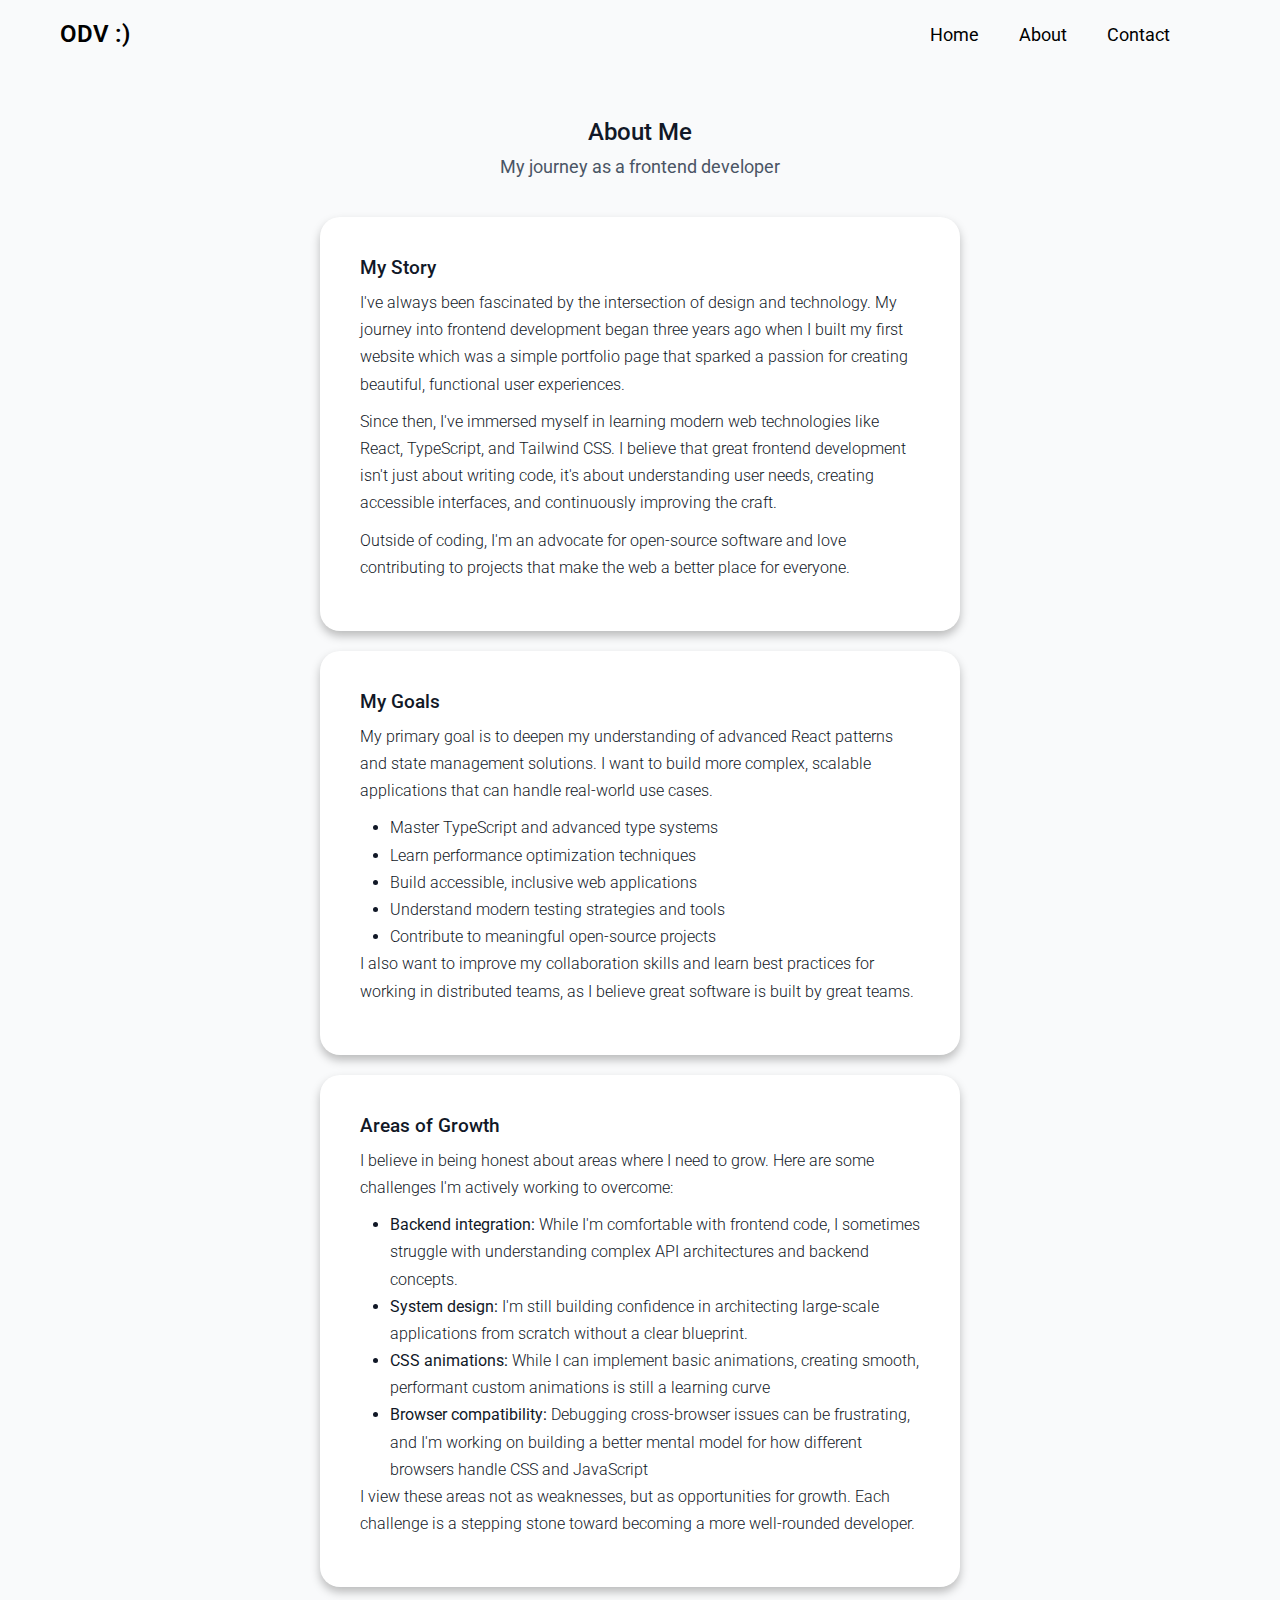
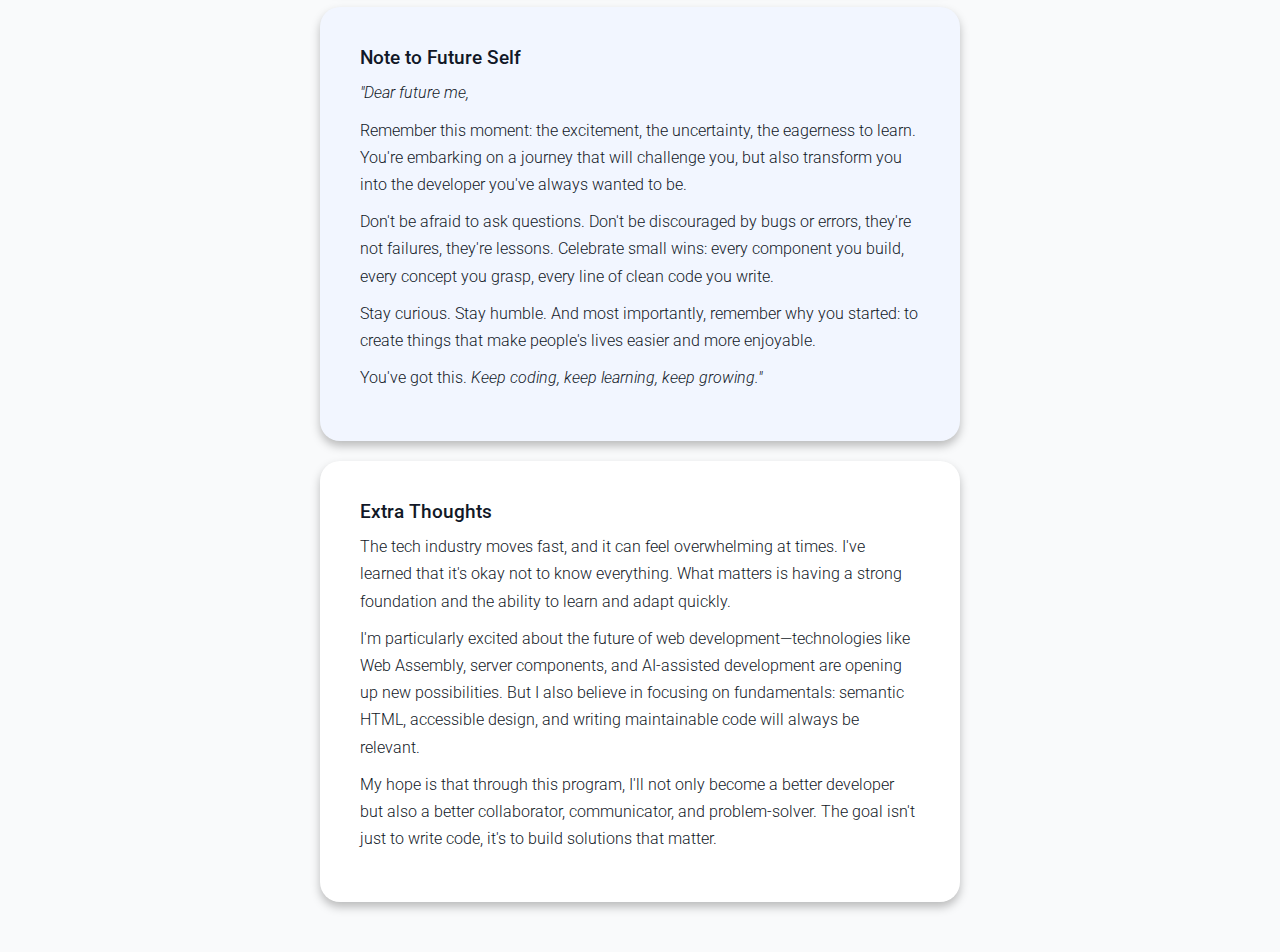
<file: about.html>
<!DOCTYPE html>
<html lang="en">
  <head>
    <meta charset="UTF-8" />
    <meta name="viewport" content="width=device-width, initial-scale=1.0" />
    <title>Stage 1 Task</title>
    <link rel="stylesheet" href="./style/about.css" />
    <link rel="stylesheet" href="./style/navbar.css" />
  </head>
  <body>
    <nav id="navbar">
      <h2><a href="index.html">ODV :)</a></h2>
      <div id="horizontal-nav">
        <ul id="nav-link-container">
          <li>
            <a href="index.html">Home</a>
          </li>
          <li>
            <a href="#">About</a>
          </li>
          <li>
            <a href="contact.html">Contact</a>
          </li>
        </ul>
      </div>

      <div id="mobile-menu-bar">
        <span class="hamburger"></span>
        <span class="hamburger"></span>
        <span class="hamburger"></span>
      </div>
    </nav>

    <!-- Mobile Menu Drawer -->
    <div id="mobile-menu">
      <div id="close-menu">
        <span class="close" id="left-stroke"></span>
        <span class="close" id="right-stroke"></span>
      </div>

      <ul id="mobile-menu-link-container">
        <li>
          <a href="index.html">Home</a>
          <span>></span>
        </li>
        <li>
          <a href="#">About</a>
          <span>></span>
        </li>
        <li>
          <a href="contact.html">Contact</a>
          <span>></span>
        </li>
      </ul>
    </div>

    <header>
      <h2>About Me</h2>
      <p>My journey as a frontend developer</p>
    </header>

    <main data-testid="test-about-page" id="main">
      <section class="content-section" data-testid="test-about-bio">
        <h3>My Story</h3>
        <p>
            I've always been fascinated by the intersection of design and technology. My journey into frontend development began three years ago when I built my first website which was a simple portfolio page that sparked a passion for creating beautiful, functional user experiences.
        </p>
        <p>
            Since then, I've immersed myself in learning modern web technologies like React, TypeScript, and Tailwind CSS. I believe that great frontend development isn't just about writing code, it's about understanding user needs, creating accessible interfaces, and continuously improving the craft.
        </p>
        <p>
            Outside of coding, I'm an advocate for open-source software and love contributing to projects that make the web a better place for everyone.
        </p>
      </section>

      <section class="content-section" data-testid="test-about-goals">
        <h3>My Goals</h3>
        <p>
            My primary goal is to deepen my understanding of advanced React patterns and state management solutions. I want to build more complex, scalable applications that can handle real-world use cases.
        </p>
        <ul>
            <li>Master TypeScript and advanced type systems</li>
            <li>Learn performance optimization techniques</li>
            <li>Build accessible, inclusive web applications</li>
            <li>Understand modern testing strategies and tools</li>
            <li>Contribute to meaningful open-source projects</li>
        </ul>
        <p>
            I also want to improve my collaboration skills and learn best practices for working in distributed teams, as I believe great software is built by great teams.
        </p>
      </section>

      <section class="content-section" data-testid="test-about-confidence">
        <h3>Areas of Growth</h3>
        <p>
            I believe in being honest about areas where I need to grow. Here are some challenges I'm actively working to overcome:
        </p>
        <ul>
            <li><b>Backend integration:</b> While I'm comfortable with frontend code, I sometimes struggle with understanding complex API architectures and backend concepts.</li>
            <li><b>System design:</b> I'm still building confidence in architecting large-scale applications from scratch without a clear blueprint.</li>
            <li><b>CSS animations:</b> While I can implement basic animations, creating smooth, performant custom animations is still a learning curve</li>
            <li><b>Browser compatibility:</b> Debugging cross-browser issues can be frustrating, and I'm working on building a better mental model for how different browsers handle CSS and JavaScript</li>
        </ul>
        <p>
            I view these areas not as weaknesses, but as opportunities for growth. Each challenge is a stepping stone toward becoming a more well-rounded developer.
        </p>
      </section>
      <section class="content-section" id="future-self" data-testid="test-about-future-note">
        <h3>Note to Future Self</h3>
        <p>
            <i>"Dear future me,</i>
        </p>
        <p>
            Remember this moment: the excitement, the uncertainty, the eagerness to learn. You're embarking on a journey that will challenge you, but also transform you into the developer you've always wanted to be.
        </p>
        <p>
            Don't be afraid to ask questions. Don't be discouraged by bugs or errors, they're not failures, they're lessons. Celebrate small wins: every component you build, every concept you grasp, every line of clean code you write.
        </p>
        <p>
            Stay curious. Stay humble. And most importantly, remember why you started: to create things that make people's lives easier and more enjoyable.
        </p>
        <p>
            You've got this. <i>Keep coding, keep learning, keep growing."</i>
        </p>
      </section>
      <section class="content-section" data-testid="test-about-extra">
        <h3>Extra Thoughts</h3>
        <p>
            The tech industry moves fast, and it can feel overwhelming at times. I've learned that it's okay not to know everything. What matters is having a strong foundation and the ability to learn and adapt quickly.
        </p>
        <p>
            I'm particularly excited about the future of web development—technologies like Web Assembly, server components, and AI-assisted development are opening up new possibilities. But I also believe in focusing on fundamentals: semantic HTML, accessible design, and writing maintainable code will always be relevant.
        </p>
        <p>
            My hope is that through this program, I'll not only become a better developer but also a better collaborator, communicator, and problem-solver. The goal isn't just to write code, it's to build solutions that matter.
        </p>
      </section>
    </main>

    <script src="./scripts/navbar.js"></script>
  </body>
</html>
</file>
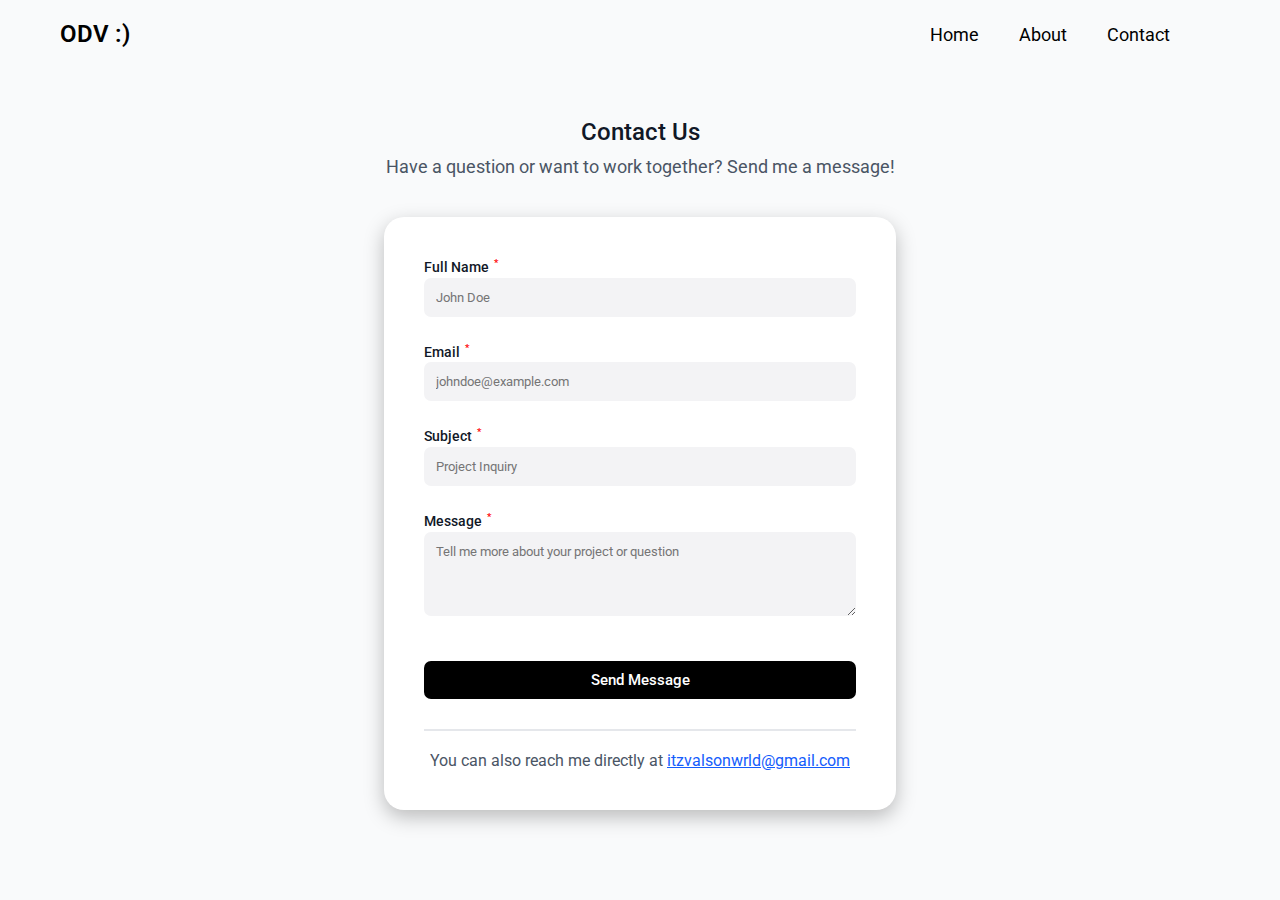
<file: contact.html>
<!DOCTYPE html>
<html lang="en">
  <head>
    <meta charset="UTF-8" />
    <meta name="viewport" content="width=device-width, initial-scale=1.0" />
    <title>Stage 1 Task</title>
    <link rel="stylesheet" href="./style/navbar.css" />
    <link rel="stylesheet" href="./style/contact.css" />
  </head>
  <body>
    <nav id="navbar">
      <h2><a href="index.html">ODV :)</a></h2>
      <div id="horizontal-nav">
        <ul id="nav-link-container">
        <li>
          <a href="index.html">Home</a>
        </li>
        <li>
          <a href="about.html">About</a>
        </li>
        <li>
          <a href="#">Contact</a>
        </li>
      </ul>
      </div>
      
      <div id="mobile-menu-bar">
        <span class="hamburger"></span>
        <span class="hamburger"></span>
        <span class="hamburger"></span>
      </div>
    </nav>

    <!-- Mobile Menu Drawer -->
    <div id="mobile-menu">
        <div id="close-menu">
            <span class="close" id="left-stroke"></span>
            <span class="close" id="right-stroke"></span>
        </div>
        
        <ul id="mobile-menu-link-container">
        <li>
          <a href="index.html">Home</a>
          <span>></span>
        </li>
        <li>
          <a href="about.html">About</a>
          <span>></span>
        </li>
        <li>
          <a href="#">Contact</a>
          <span>></span>
        </li>
      </ul>
    </div>
    <main id="main">
      <header>
        <h2>Contact Us</h2>
        <p>Have a question or want to work together? Send me a message!</p>
      </header>

      <form id="form">
        <label for="name">Full Name <span class="required"> *</span></label>
        <div class="input-section">
          <input
            type="text"
            name="name"
            id="name"
            data-testid="test-contact-name"
            aria-describedby="name-error"
            placeholder="John Doe"
          />
          <p id="name-error" class="error" data-testid="test-contact-error-name"></p>
        </div>

        <label for="email">Email <span class="required"> *</span></label>
        <div class="input-section">
          <input
            type="email"
            name="email"
            id="email"
            data-testid="test-contact-email"
            aria-describedby="email-error"
            placeholder="johndoe@example.com"
          />
          <p id="email-error" class="error" data-testid="test-contact-error-email"></p>
        </div>

        <label for="subject">Subject <span class="required"> *</span></label>
        <div class="input-section">
          <input
            type="text"
            name="subject"
            id="subject"
            data-testid="test-contact-subject"
            aria-describedby="subject-error"
            placeholder="Project Inquiry"
          />
          <p id="subject-error" class="error" data-testid="test-contact-error-subject"></p>
        </div>

        <label for="message">Message <span class="required"> *</span></label>
        <div class="input-section">
          <textarea
            rows="4"
            id="message"
            data-testid="test-contact-message"
            aria-describedby="message-error"
            placeholder="Tell me more about your project or question"
          ></textarea>
          <p id="message-error" class="error" data-testid="test-contact-error-message"></p>
        </div>


        <p id="success-message" data-testid="test-contact-success">Form sent successfully!</p>

        <button type="submit" data-testid="test-contact-submit" id="submit-btn">
          Send Message
        </button>

        <hr />

        <p id="direct-mail">
          You can also reach me directly at
          <a href="mailto:itzvalsonwrld@gmail.com">itzvalsonwrld@gmail.com</a>
        </p>
      </form>
    </main>

    <script src="./scripts/validate.js"></script>
    <script src="./scripts/navbar.js"></script>
  </body>
</html>
</file>
<file: style/about.css>
@import url('https://fonts.googleapis.com/css2?family=Inter:wght@300;400;500;600&family=Roboto:wght@300;400;500;700&display=swap');

/* --- RESET & BASE STYLES --- */
* {
  box-sizing: border-box;
  margin: 0;
  padding: 0;
  font-family: "Roboto", sans-serif;
}


body {
  background-color: #f9fafb;
  display: flex;
  flex-direction: column;
  justify-content: center;
  align-items: center;
  color: #111827;
}

#main{
    display: flex;
    flex-direction: column;
    justify-content: center;
    align-items: center;
    gap: 20px;
    width: 50vw;
    padding-bottom: 50px;
}

header{
    text-align: center;
    margin-bottom: 40px;
    margin-top: 50px;
}

header h2{
    margin-bottom: 10px;
    font-size: 1.5rem;
    font-weight: 500;
}

header p{
    font-size: large;
    color: #4A5565;
}

.content-section{
    background-color: #fff;
    padding: 40px;
    border: none;
    border-radius: 20px;
    box-shadow: 0px 5px 10px 0px #00000041;
}

.content-section h3{
    margin-bottom: 10px;
    font-weight: 500;
}

.content-section p{
    margin-bottom: 10px;
    line-height: 1.7;
  font-weight: 300;
}

.content-section ul{
    margin-left: 30px;
}

.content-section ul li{
    line-height: 1.7;
  font-weight: 300;
}

#future-self{
    background-color: #F2F6FF;
}

@media(max-width: 1024px){
    #main{
        width: 80vw;
    }
}

@media(max-width: 425px){
    #main{
        width: 90vw;
    }

    .content-section{
        padding: 30px 20px;
    }

    .content-section p{
        font-size: 15px;
    }
}
</file>
<file: style/navbar.css>
@import url("https://fonts.googleapis.com/css2?family=Inter:wght@300;400;500;600&family=Roboto:wght@300;400;500;700&display=swap");

/* --- RESET & BASE STYLES --- */
* {
  box-sizing: border-box;
  margin: 0;
  padding: 0;
  font-family: "Roboto", sans-serif;
}

#navbar {
  display: flex;
  flex-direction: row;
  align-items: center;
  justify-content: space-between;
  width: 100vw;
  padding: 20px 60px;
}

#navbar a {
  text-decoration: none;
  color: #000;
}

#navbar h2 {
  font-size: 1.5rem;
  font-weight: 600;
}

#nav-link-container {
  list-style: none;
  display: flex;
  align-items: center;
  column-gap: 40px;
  margin-right: 50px;
}

#nav-link-container li {
  font-size: large;
  transition: all 0.1s ease-in-out;
}

#nav-link-container li:hover {
  border-bottom: 2px solid #7512f8;
  border-radius: 2%;
}

#mobile-menu-bar {
  display: flex;
  flex-direction: column;
  width: 30px;
  gap: 3px;
  display: none;
}

.hamburger {
  border: 2px solid #000;
  border-radius: 20px;
  width: 100%;
}

#mobile-menu {
  background-color: #fff;
  position: fixed;
  top: 0;
  right: 0;
  width: 70vw;
  height: 100vh;
  padding-top: 30px;
  box-shadow: -2px 0 5px rgba(0, 0, 0, 0.1);
  transform: translateX(100%);
  opacity: 0;
  transition: transform 0.5s ease, opacity 0.5s ease;
  z-index: 100;
  pointer-events: none;
}


#mobile-menu.ready {
  transition: transform 0.5s ease-in-out, opacity 0.5s ease-in-out;
}


#mobile-menu.open {
  transform: translateX(0);
  opacity: 1;
  pointer-events: auto;
}
#mobile-menu a {
  text-decoration: none;
  color: #000;
}

#mobile-menu-link-container {
  list-style: none;
  display: flex;
  flex-direction: column;
  gap: 20px;
  padding-top: 50px;
  padding-left: 10px;
  padding-right: 30px;
}

#mobile-menu-link-container li {
  font-size: large;
  display: flex;
  flex-direction: row;
  justify-content: space-between;
  align-items: center;
}

#mobile-menu-link-container li span {
  font-size: 20px;
}

#close-menu {
  display: flex;
  flex-direction: column;
  width: 30px;
  height: 30px;
  gap: 3px;
  position: relative;
  justify-content: end;
  align-items: end;
  left: 83%;
  top: -10px;
}

.close {
  border: 2px solid #000;
  border-radius: 20px;
  width: 100%;
  position: absolute;
  top: 50%;
  left: 50%;
  transform-origin: center;
}

#left-stroke {
  transform: translate(-50%, -50%) rotate(45deg);
}

#right-stroke {
  transform: translate(-50%, -50%) rotate(-45deg);
}

/* Reponsiveness */
@media (max-width: 768px) {
  #navbar {
    padding-left: 20px;
    padding-right: 20px;
  }
  #nav-link-container {
    margin-right: 30px;
  }
}
@media (max-width: 425px) {
  #nav-link-container {
    display: none;
  }
  #mobile-menu-bar {
    display: flex;
  }
}
</file>
<file: style/contact.css>
@import url('https://fonts.googleapis.com/css2?family=Inter:wght@300;400;500;600&family=Roboto:wght@300;400;500;700&display=swap');

/* --- RESET & BASE STYLES --- */
* {
  box-sizing: border-box;
  margin: 0;
  padding: 0;
  font-family: "Roboto", sans-serif;
}


body {
  background-color: #f9fafb;
  display: flex;
  flex-direction: column;
  justify-content: center;
  align-items: center;
  color: #111827;
}

#main{
    display: flex;
    flex-direction: column;
    justify-content: center;
    align-items: center;
    padding-top: 50px;
}

header{
    text-align: center;
    margin-bottom: 40px;
}

header h2{
    margin-bottom: 10px;
    font-size: 1.5rem;
    font-weight: 500;
}

header p{
    font-size: large;
    color: #4A5565;
}


#form{
    display: flex;
    flex-direction: column;
    width: 40vw;
    background-color: #fff;
    padding: 40px;
    border: none;
    border-radius: 20px;
    box-shadow: 0px 7px 20px 0px #00000041;
}

#form label{
    font-size: 14px;
    font-weight: 500;
    margin-bottom: 3px;
}

.input-section{
    margin-bottom: 20px;
    display: flex;
    flex-direction: column;
}

#form input{
    border: none;
    border-radius: 7px;
    background-color: #F3F3F5;
    padding: 12px;
}

#form textarea{
    border: none;
    border-radius: 7px;
    background-color: #F3F3F5;
    padding: 12px;
}

.required{
    color: red;
    font-size: 10px;
    margin-left: 2px;
    vertical-align: super;
}


#success-message{
    background-color: #dcfce7;
    color: #15803d;
    padding: 10px;
    border: none;
    border-radius: 7px;
    display: none;
}


#submit-btn{
    background-color: #000;
    color: #fff;
    border: none;
    border-radius: 7px;
    font-size: 15px;
    font-weight: 500;
    padding: 10px;
    transition: all .2s ease-in-out;
    margin-top: 20px;
    margin-bottom: 30px;
}

#submit-btn:hover{
    background-color: #1d1d1d;
}

hr{
    border: 1px solid #E5E7EB;
}

#direct-mail{
    text-align: center;
    margin-top: 20px;
    color: #4A5565;
}

#direct-mail a{
    color: #155DFC;
}


/* Error messages */
.error{
    width: 100%;
    color: red;
    font-size: 13px;
    margin-top: 5px;
}


/* Responsiveness */
@media(max-width: 1024px){
    #form{
        width: 60vw;
    }
}

@media(max-width: 768px){
    #form{
        width: 70vw;
    }

    #main{
        padding-left: 20px;
        padding-right: 20px;
    }
}

@media(max-width: 425px){
    #form{
        width: 90vw;
        padding: 30px 20px;
    }
}
</file>
